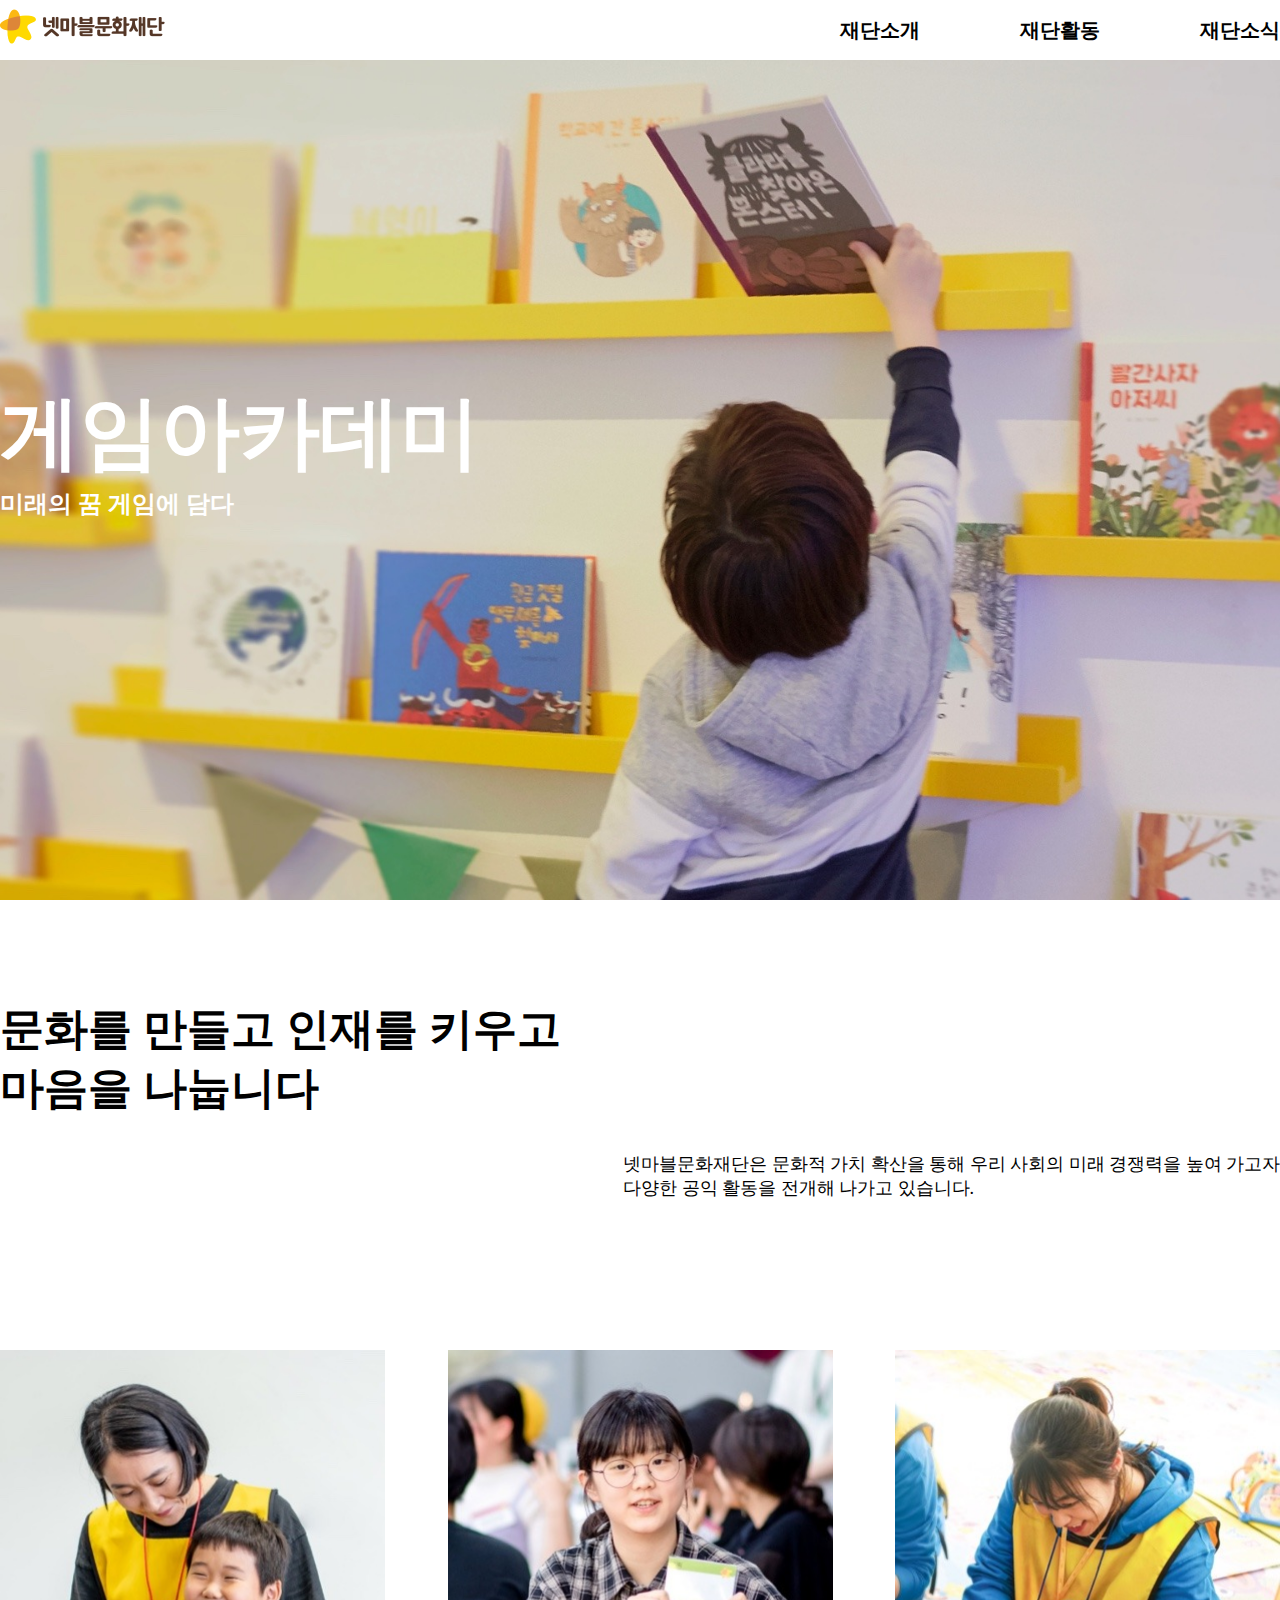
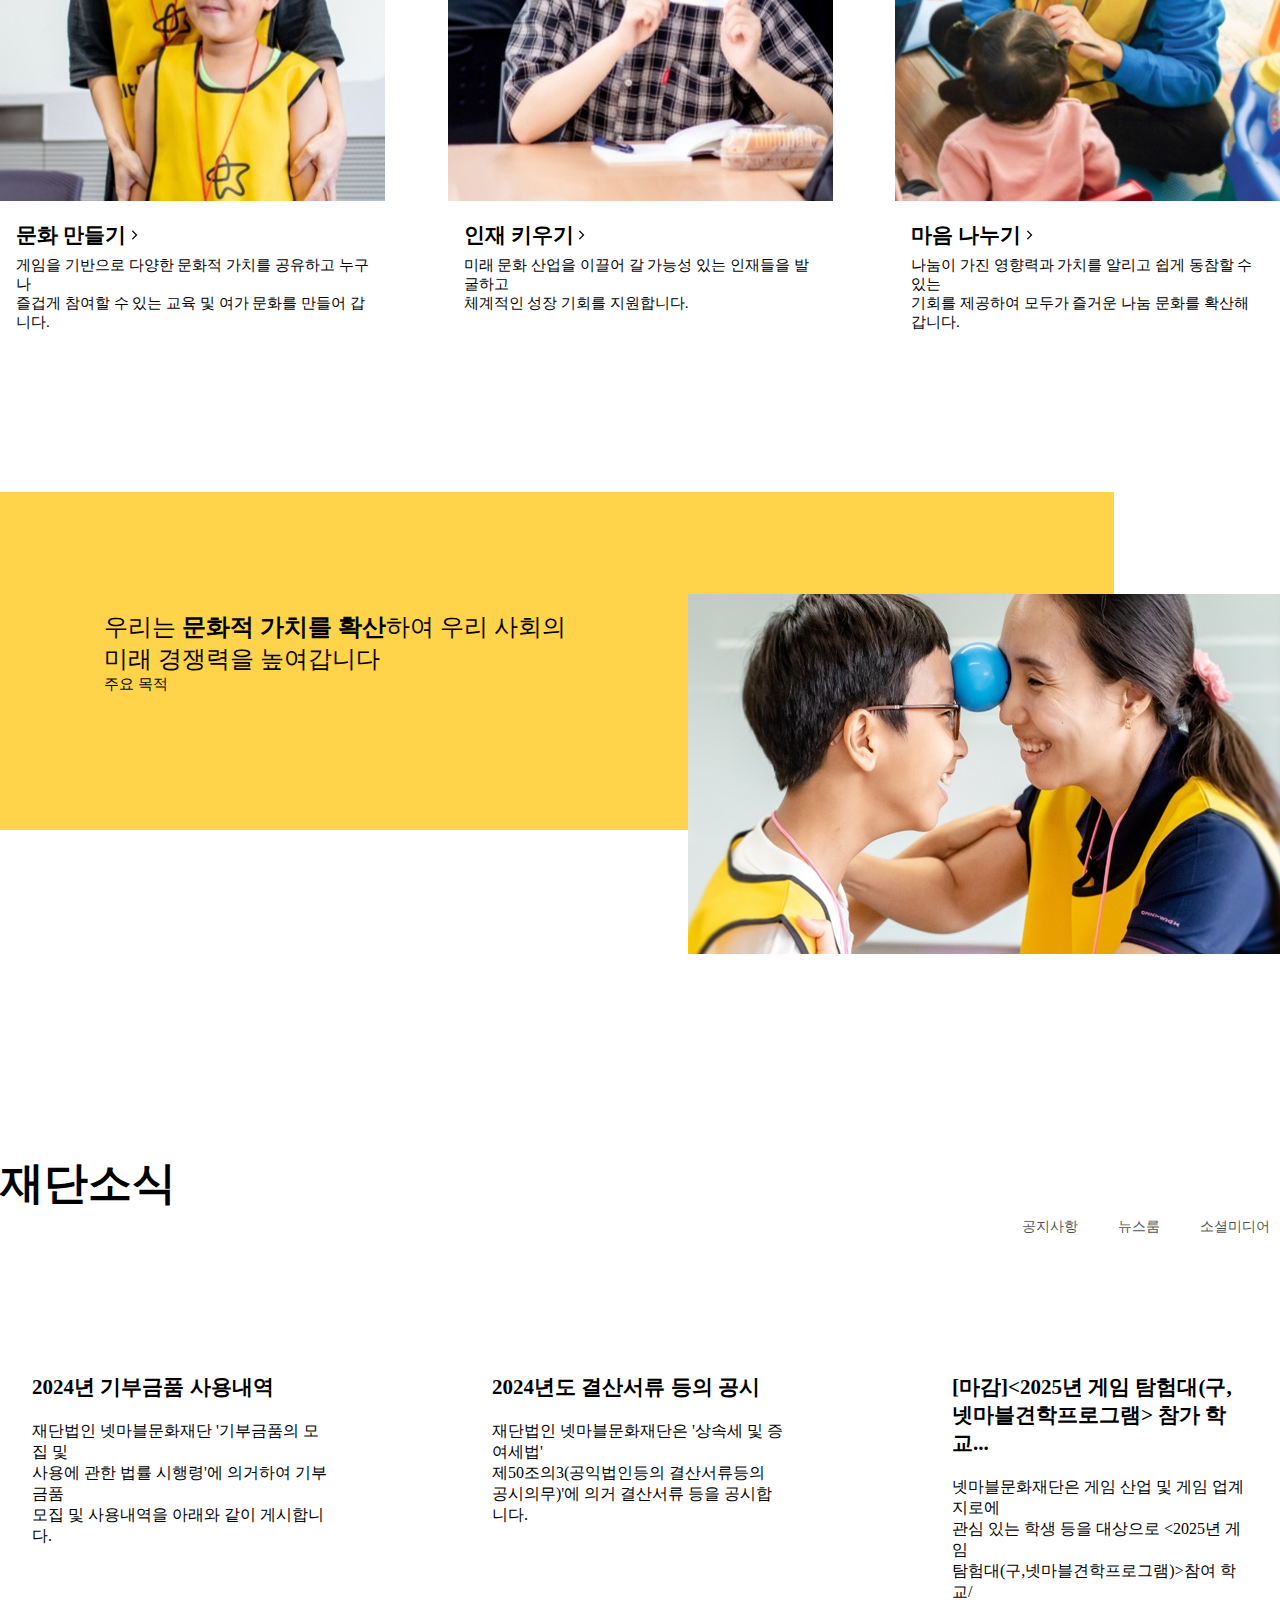
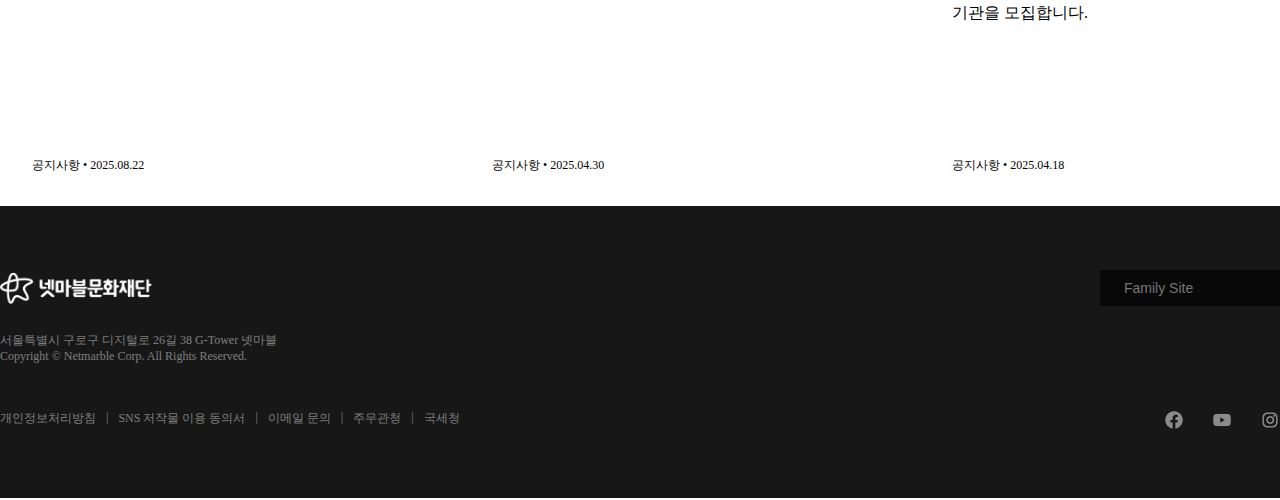
<file: index.html>
<!DOCTYPE html>
<html lang="ko">
  <head>
    <meta charset="UTF-8" />
    <meta name="viewport" content="width=device-width, initial-scale=1.0" />
    <title>넷마블문화재단</title>

    <!-- css -->
    <link rel="stylesheet" href="css/reset.css" />
    <link rel="stylesheet" href="css/common.css" />
    <link rel="stylesheet" href="css/style.css" />

    <!-- script -->
    <script src="js/card.js"></script>
    <script src="js/newsBody.js"></script>
  </head>
  <body>
    <!-- header -->

    <div class="header">
      <div class="container wrap">
        <h1>
          <a href="#"><img src="img/logo.png" alt="넷마블문화재단" /></a>
        </h1>
        <nav class="menuWrap">
          <ul>
            <li><a href="#" class="navMenu">재단소개</a></li>
            <li><a href="#" class="navMenu">재단활동</a></li>
            <li><a href="#" class="navMenu">재단소식</a></li>
          </ul>
        </nav>
      </div>
    </div>

    <!-- visual -->

    <div class="visual">
      <div class="container">
        <h2 class="title">게임아카데미</h2>
        <h2 class="sub">미래의 꿈 게임에 담다</h2>
      </div>
    </div>

    <!-- content -->
    <div class="content">
      <div class="container cont01">
        <h3 class="title">문화를 만들고 인재를 키우고<br />마음을 나눕니다</h3>
        <p class="txt1" style="display: block; position: absolute; right: 0; bottom: 0">
          넷마블문화재단은 문화적 가치 확산을 통해 우리 사회의 미래 경쟁력을 높여 가고자<br />다양한 공익 활동을 전개해
          나가고 있습니다.
        </p>
      </div>
      <div class="container cont02">
        <div id="cardIn">
          <!-- <img src="img/C_img01.jpg" alt="Cardimg01" />
          <div class="cardTxt">
            <h6 class="title">문화 만들기</h6>
            <p class="txt2">
              게임을 기반으로 다양한 문화적 가치를 공유하고 누구나<br />즐겁게
              참여할 수 있는 교육 및 여가 문화를 만들어 갑니다.
            </p>
          </div> -->
        </div>
      </div>

      <script>
        // cont02 카드 내용 script
        document.getElementById('cardIn').innerHTML = cardData;
      </script>
    </div>

    <!-- cont03 -->
    <div class="cont03 container">
      <div class="cont03Wrap">
        <h5 class="title" style="font-weight: 400">
          우리는 <span style="font-weight: 700">문화적 가치를 확산</span>하여 우리 사회의<br />미래 경쟁력을 높여갑니다
        </h5>
        <p class="txt2">주요 목적</p>
      </div>
      <div class="cont3img"></div>
    </div>

    <!-- contNews -->
    <div class="contNews container">
      <div class="newsHead">
        <h3 class="title">재단소식</h3>
        <div class="btnWrap">
          <button onclick="">공지사항</button>
          <button>뉴스룸</button>
          <button>소셜미디어</button>
        </div>
      </div>

      <div class="newsBody container" id="newsBodyInText">
        <!-- newsbody JS코드 -->
      </div>

      <!-- newsbody 카드 script -->
      <script>
        document.getElementById('newsBodyInText').innerHTML = newsCrdData;
      </script>
    </div>

    <!-- footer -->

    <div class="footer">
      <div class="footerWrap container">
        <div class="footerHead">
          <div class="footerLogo"></div>
          <button>Family Site</button>
        </div>
        <p class="txt5" style="margin-bottom: 46px">
          서울특별시 구로구 디지털로 26길 38 G-Tower 넷마블 <br />
          Copyright © Netmarble Corp. All Rights Reserved.
        </p>
        <div class="policySns">
          <p class="txt5 policy">
            <a href="#">개인정보처리방침</a>
            <span>|</span>
            <a href="#">SNS 저작물 이용 동의서</a>
            <span>|</span>
            <a href="#">이메일 문의</a>
            <span>|</span>
            <a href="#">주무관청</a>
            <span>|</span>
            <a href="#">국세청</a>
          </p>
          <div class="sns">
            <a href="https://www.facebook.com/netmarblefoundation/" class="facebook" target="_blank"></a>
            <a href="https://www.youtube.com/channel/UCpYaDypxUY_bB6s23sfpuMg" class="youtube" target="_blank"></a>
            <a href="https://www.instagram.com/netmarble_foundation/" class="instargram" target="_blank"></a>
          </div>
        </div>
      </div>
    </div>
  </body>
</html>
</file>
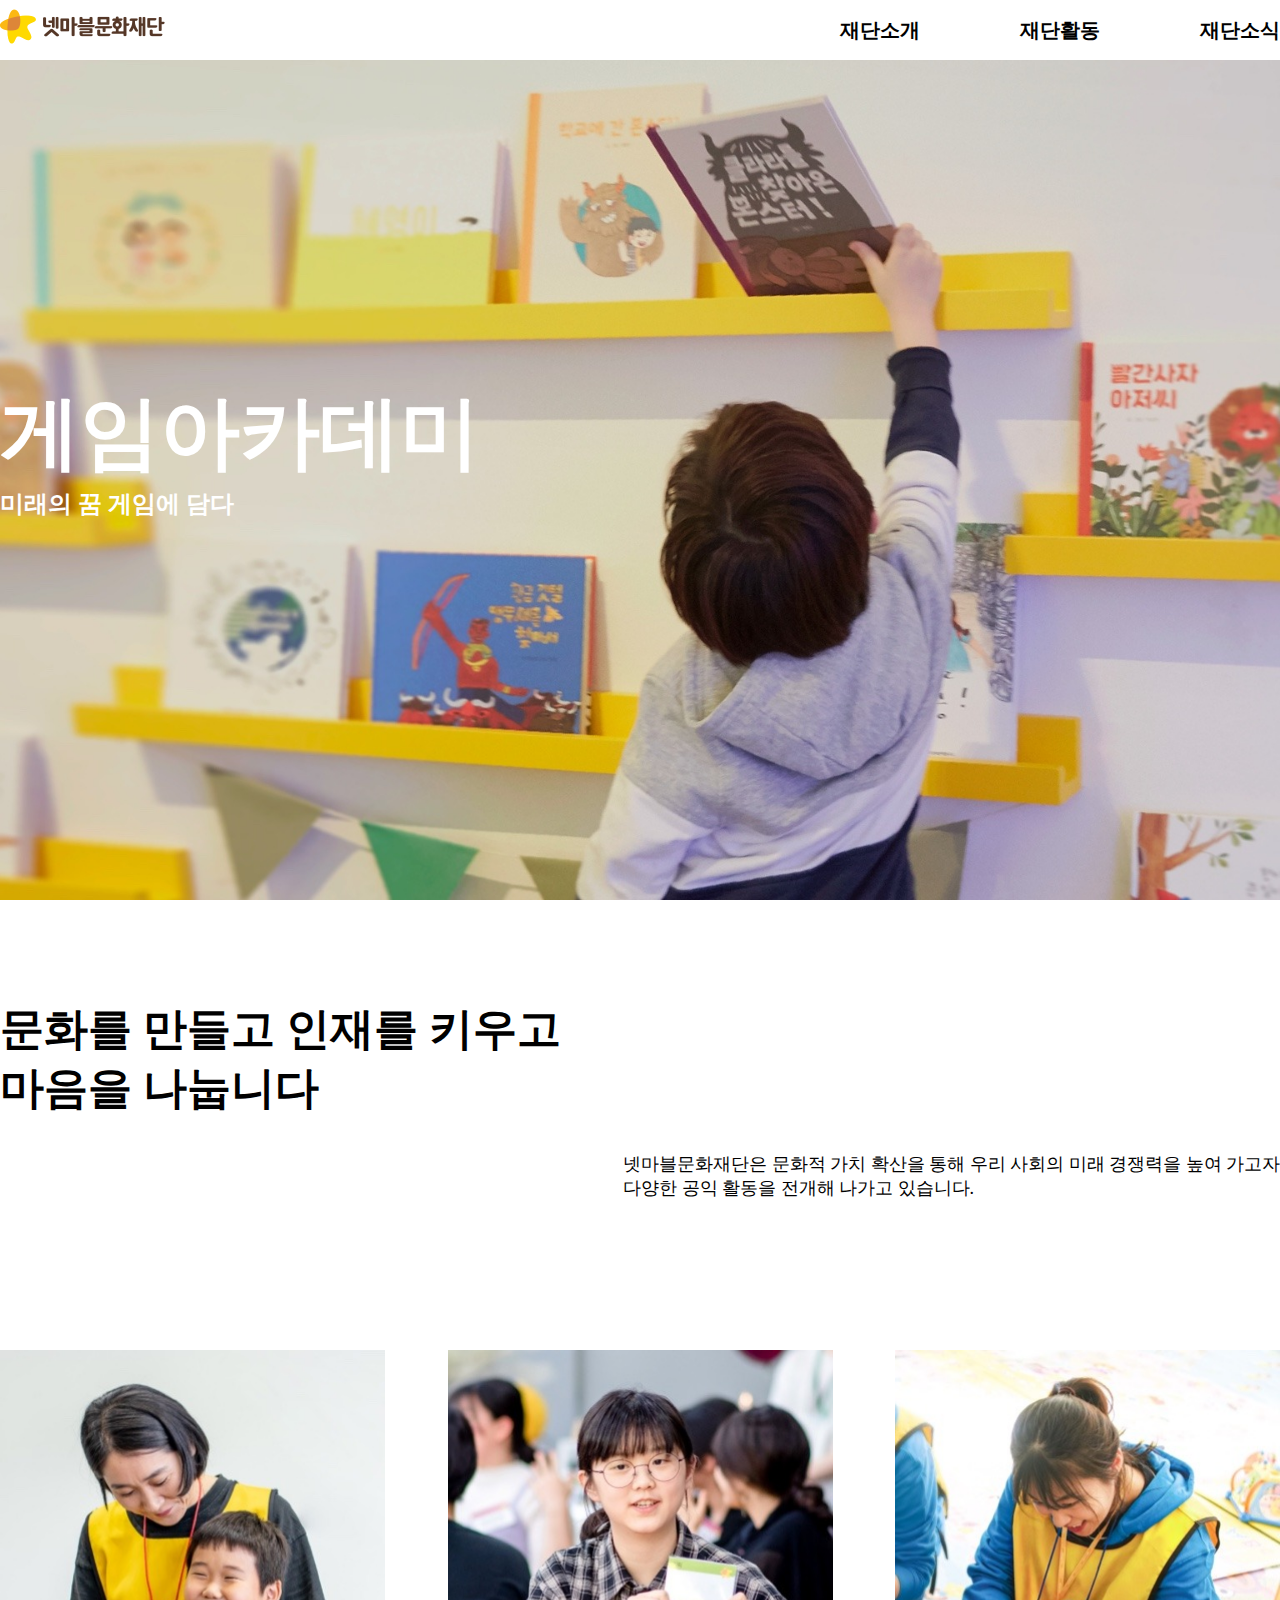
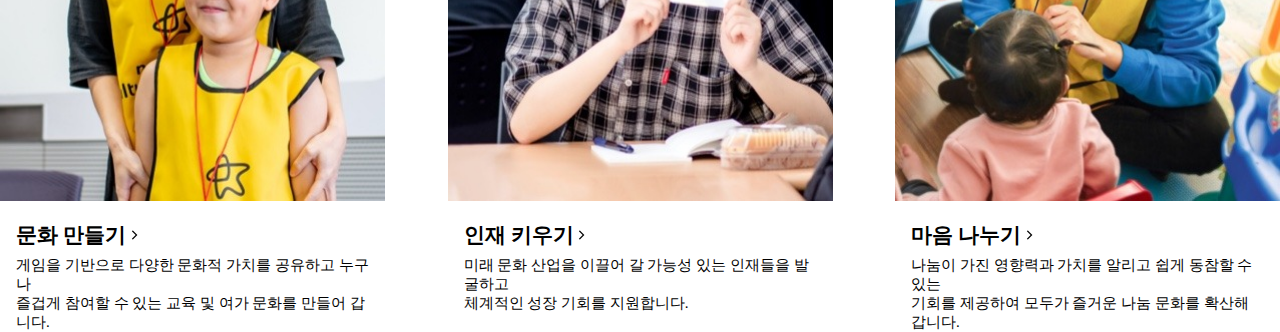
<file: net01.html>
<!DOCTYPE html>
<html lang="ko">
  <head>
    <meta charset="UTF-8" />
    <meta name="viewport" content="width=device-width, initial-scale=1.0" />
    <title>Document</title>
    <link rel="stylesheet" href="css/reset.css" />
    <link rel="stylesheet" href="css/common.css" />
    <link rel="stylesheet" href="css/style.css" />
    <script src="js/card.js"></script>
  </head>
  <body>
    <!-- header -->

    <div class="header">
      <div class="container wrap">
        <h1>
          <a href="#"><img src="img/logo.png" alt="넷마블문화재단" /></a>
        </h1>
        <nav class="menuWrap">
          <ul>
            <li><a href="#" class="navMenu">재단소개</a></li>
            <li><a href="#" class="navMenu">재단활동</a></li>
            <li><a href="#" class="navMenu">재단소식</a></li>
          </ul>
        </nav>
      </div>
    </div>

    <!-- visual -->

    <div class="visual">
      <div class="container">
        <h2 class="title">게임아카데미</h2>
        <h2 class="sub">미래의 꿈 게임에 담다</h2>
      </div>
    </div>

    <!-- content -->
    <div class="content">
      <div class="container cont01">
        <h3 class="title">문화를 만들고 인재를 키우고<br />마음을 나눕니다</h3>
        <p
          class="txt1"
          style="display: block; position: absolute; right: 0; bottom: 0"
        >
          넷마블문화재단은 문화적 가치 확산을 통해 우리 사회의 미래 경쟁력을
          높여 가고자<br />다양한 공익 활동을 전개해 나가고 있습니다.
        </p>
      </div>
      <div class="container cont02">
        <div id="cardIn">
          <!-- <img src="img/C_img01.jpg" alt="Cardimg01" />
          <div class="cardTxt">
            <h6 class="title">문화 만들기</h6>
            <p class="txt2">
              게임을 기반으로 다양한 문화적 가치를 공유하고 누구나<br />즐겁게
              참여할 수 있는 교육 및 여가 문화를 만들어 갑니다.
            </p>
          </div> -->
        </div>
      </div>

      <script>
        // cont02 카드 내용 script
        document.getElementById('cardIn').innerHTML = cardData;
      </script>
    </div>

    <div class="content02 container">
      <div class="cont2Wrap">
        <h5 class="title"></h5>
        <p class="txt2"></p>
      </div>
      <div class="cont2img"></div>
    </div>
  </body>
</html>
</file>
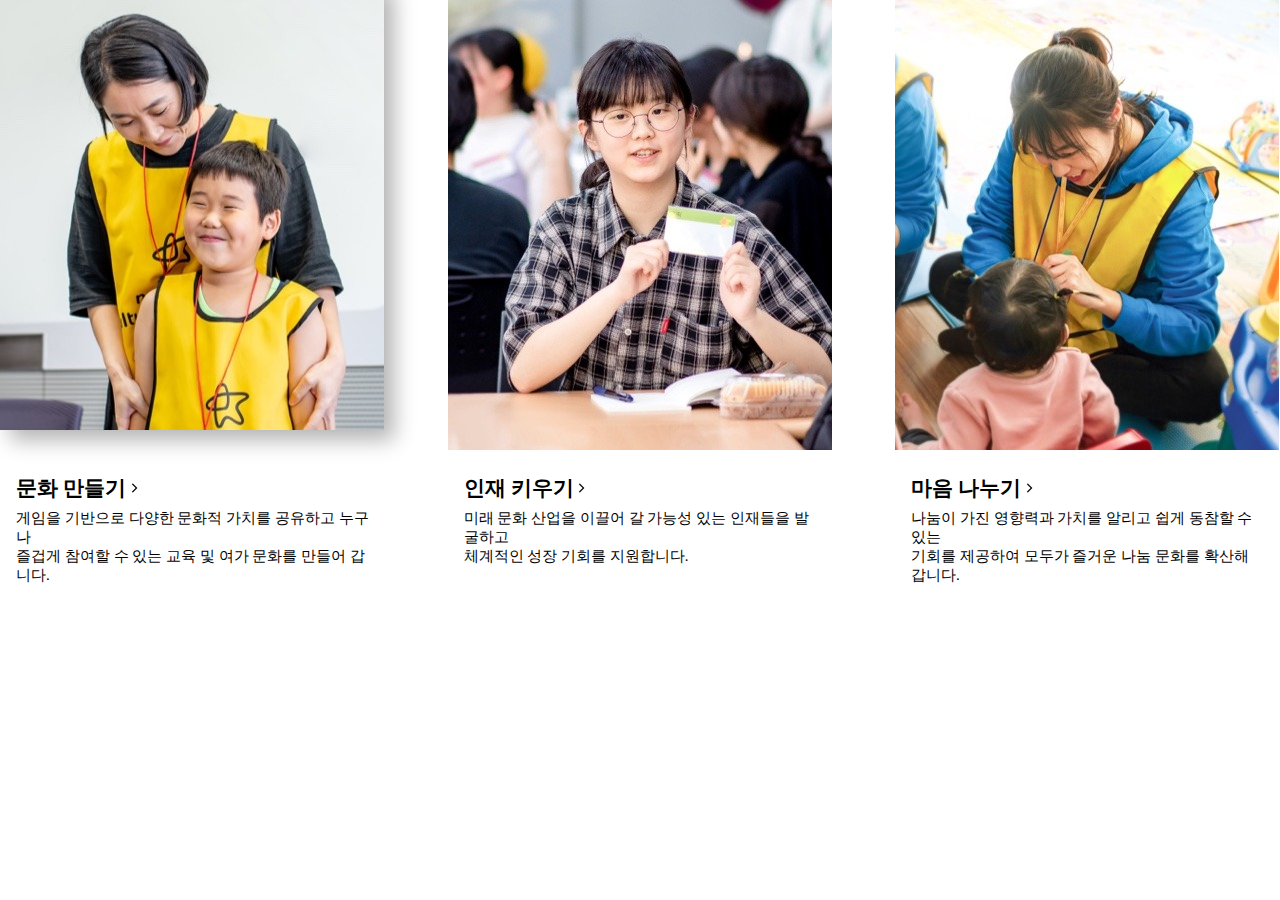
<file: Test.html>
<!DOCTYPE html>
<html lang="ko">
  <head>
    <meta charset="UTF-8" />
    <meta name="viewport" content="width=device-width, initial-scale=1.0" />
    <title>Document</title>
    <link rel="stylesheet" href="css/common.css" />
    <link rel="stylesheet" href="css/reset.css" />
    <link rel="stylesheet" href="css/style.css" />
  </head>
  <body>
    <div id="cardIn">카드 내용</div>
    <script>
      var cArray = [
        {
          cImg: 'C_img01.jpg',
          cTxt: '문화 만들기',
          cSTxt:
            '게임을 기반으로 다양한 문화적 가치를 공유하고 누구나<br>즐겁게 참여할 수 있는 교육 및 여가 문화를 만들어 갑니다.',
        },

        {
          cImg: 'C_img02.jpg',
          cTxt: '인재 키우기',
          cSTxt:
            '미래 문화 산업을 이끌어 갈 가능성 있는 인재들을 발굴하고<br>체계적인 성장 기회를 지원합니다.',
        },

        {
          cImg: 'C_img03.jpg',
          cTxt: '마음 나누기',
          cSTxt:
            '나눔이 가진 영향력과 가치를 알리고 쉽게 동참할 수 있는<br>기회를 제공하여 모두가 즐거운 나눔 문화를 확산해 갑니다.',
        },
      ];
      var cardHtml = '';

      function Incard() {
        for (var i = 0; i < cArray.length; i++) {
          cardHtml += `
                      <div class="card">
                          <img src="img/${cArray[i].cImg}"/>
                          <div class="cardTxt">
                              <h6 class="title">${cArray[i].cTxt}</h6>
                                  <p class="txt2">
                                      ${cArray[i].cSTxt}
                                  </p>
                          </div>
                      </div>
          `;
        }
        return cardHtml;
      }

      var cardData = Incard();

      document.getElementById('cardIn').innerHTML = cardData;
    </script>
  </body>
</html>
</file>
<file: css/common.css>
h2.title {
  font-size: 80px;
}

h2.sub {
  font-size: 24px;
}

h3.title {
  font-size: 44px;
}

h4.title {
  font-size: 48px;
}

h5.title {
  font-size: 24px;
}

h6.title {
  font-size: 21px;
}

p.txt1 {
  font-size: 18px;
}
p.txt2 {
  font-size: 15px;
}
p.txt3 {
  font-size: 14px;
}

p.txt5 {
  font-size: 12px;
}

button {
  font-size: 14px;
}

a.navMenu {
  font-size: 20px;
  font-weight: bold;
}

.container {
  width: 1280px;
  margin: 0 auto;
  position: relative;
}
</file>
<file: css/style.css>
/* header */

.header {
  background-color: white;
  /* height: 76px; */
  position: fixed;
  width: 100%;
  z-index: 2;
}

.header h1 img {
  width: 165px;
}

.header .wrap {
  /* background-color: dodgerblue; */
  display: flex;
  justify-content: space-between;
  height: 60px;
  align-items: center;
}

.header .menuWrap ul {
  display: flex;
  gap: 100px;
}

/* visual */

.visual {
  height: 100vh;
  min-height: 300px;
  background-color: dodgerblue;
  background-image: url(../img/img01_01.jpg);
  background-repeat: no-repeat;
  background-position: center 0;
  background-size: cover;
  display: flex;
  align-items: center;
  color: white;
  margin-bottom: 100px;
}

/* content */
.content {
  margin-bottom: 160px;
}

.content .cont01 {
  display: flex;
  flex-direction: column;
  justify-content: space-between;
  height: 200px;
  margin-bottom: 150px;
  /* background-color: darkorchid; */
}

.cont02 .card {
  display: flex;
  flex-direction: column;
}

.cont02 .card img {
  width: 385px;
}

.cardTxt > .title {
  background-image: url(../img/r_arrow.png);
  background-repeat: no-repeat;
  background-position: 33%;
}

.cardTxt {
  width: 385px;
  display: flex;
  flex-direction: column;
  gap: 7px;
  padding: 20px 16px 0px;
}

#cardIn {
  display: flex;
  justify-content: space-between;
}

#cardIn img:hover {
  transform: translate(0, -20px);
  box-shadow: 10px 10px 20px rgba(0, 0, 0, 0.3);
}

#cardIn img {
  transition: 0.3s;
}

/* content02 */

.cont03 {
  height: 462px;
  /* background-color: darkorchid; */
  display: flex;
  margin-bottom: 200px;
}

.cont03 .cont03Wrap {
  width: 1114px;
  height: 338px;
  background-color: #ffd44a;
  display: flex;
  flex-direction: column;
  justify-content: center;
  padding: 102px 520px 120px 104px;
}

.cont03 .cont3img {
  background-image: url(../img/cont3_img.jpg);
  width: 592px;
  height: 360px;
  position: absolute;
  right: 0;
  bottom: 0;
}

/* contNews */
.conNews {
  background-color: #f7f8f9;
}

.contNews .newsHead {
  margin-bottom: 100px;
}

.newsBody {
  display: flex;
  justify-content: space-between;
}

.contNews .newsHead .btnWrap {
  display: flex;
  gap: 20px;
  justify-content: right;
}

.contNews .newsHead .btnWrap button {
  padding: 5px 10px;
  border: 0px none;
  color: rgba(30, 30, 30, 0.8);
  border-radius: 30px;
  background-color: initial;
  cursor: pointer;
}

.newsBody .newsCardWrap {
  height: 465px;
  width: 360px;
  /* background-color: dodgerblue; */
  display: flex;
  flex-direction: column;
  justify-content: space-between;
  padding: 32px;
  transition: 0.3s;
}

.newsBody .newsCardWrap .newsCHWrap {
  display: flex;
  flex-direction: column;
  justify-content: space-between;
  gap: 20px;
}

.newsBody .newsCardWrap:hover {
  transform: translate(0, -20px);
  box-shadow: 10px 10px 20px rgba(0, 0, 0, 0.3);
}

/* footer */
.footer {
  background-color: #171717;
  width: 100%;
  height: 292px;
  color: hsla(0, 0%, 88.2%, 0.5);
}

.footer .footerWrap {
  padding: 64px 0;
}

.footer .footerWrap .footerHead {
  display: flex;
  justify-content: space-between;
  align-items: center;
  margin-bottom: 26px;
}

.footer .footerWrap .footerHead .footerLogo {
  width: 152px;
  height: 32px;
  background-image: url(../img/footlogo.png);
  background-size: cover;
}

.footer .footerWrap .footerHead button {
  width: 180px;
  text-align: left;
  background-color: #080808;
  color: hsla(0, 0%, 88.2%, 0.5);
  padding: 10px 24px;
  border: 0 none;
  cursor: pointer;
}

.footer .footerWrap .policySns {
  display: flex;
  justify-content: space-between;
}

.footer .footerWrap .policySns .policy {
  display: flex;
}

.footer .footerWrap .policySns .policy > span {
  margin: 0 10px;
}

.footer .footerWrap .policySns .policy > a {
  color: hsla(0, 0%, 88.2%, 0.5);
}

.footer .footerWrap .policySns .sns {
  width: 116px;
  height: 26px;
  display: flex;
  justify-content: space-between;
}

.footer .footerWrap .policySns .facebook {
  display: block;
  height: 20px;
  width: 20px;
  background-image: url(../img/facebook.png);
}
.footer .footerWrap .policySns .youtube {
  background-image: url(../img/youtube.png);
  display: block;
  height: 20px;
  width: 20px;
}
.footer .footerWrap .policySns .instargram {
  background-image: url(../img/instargram.png);
  display: block;
  height: 20px;
  width: 20px;
}
</file>
